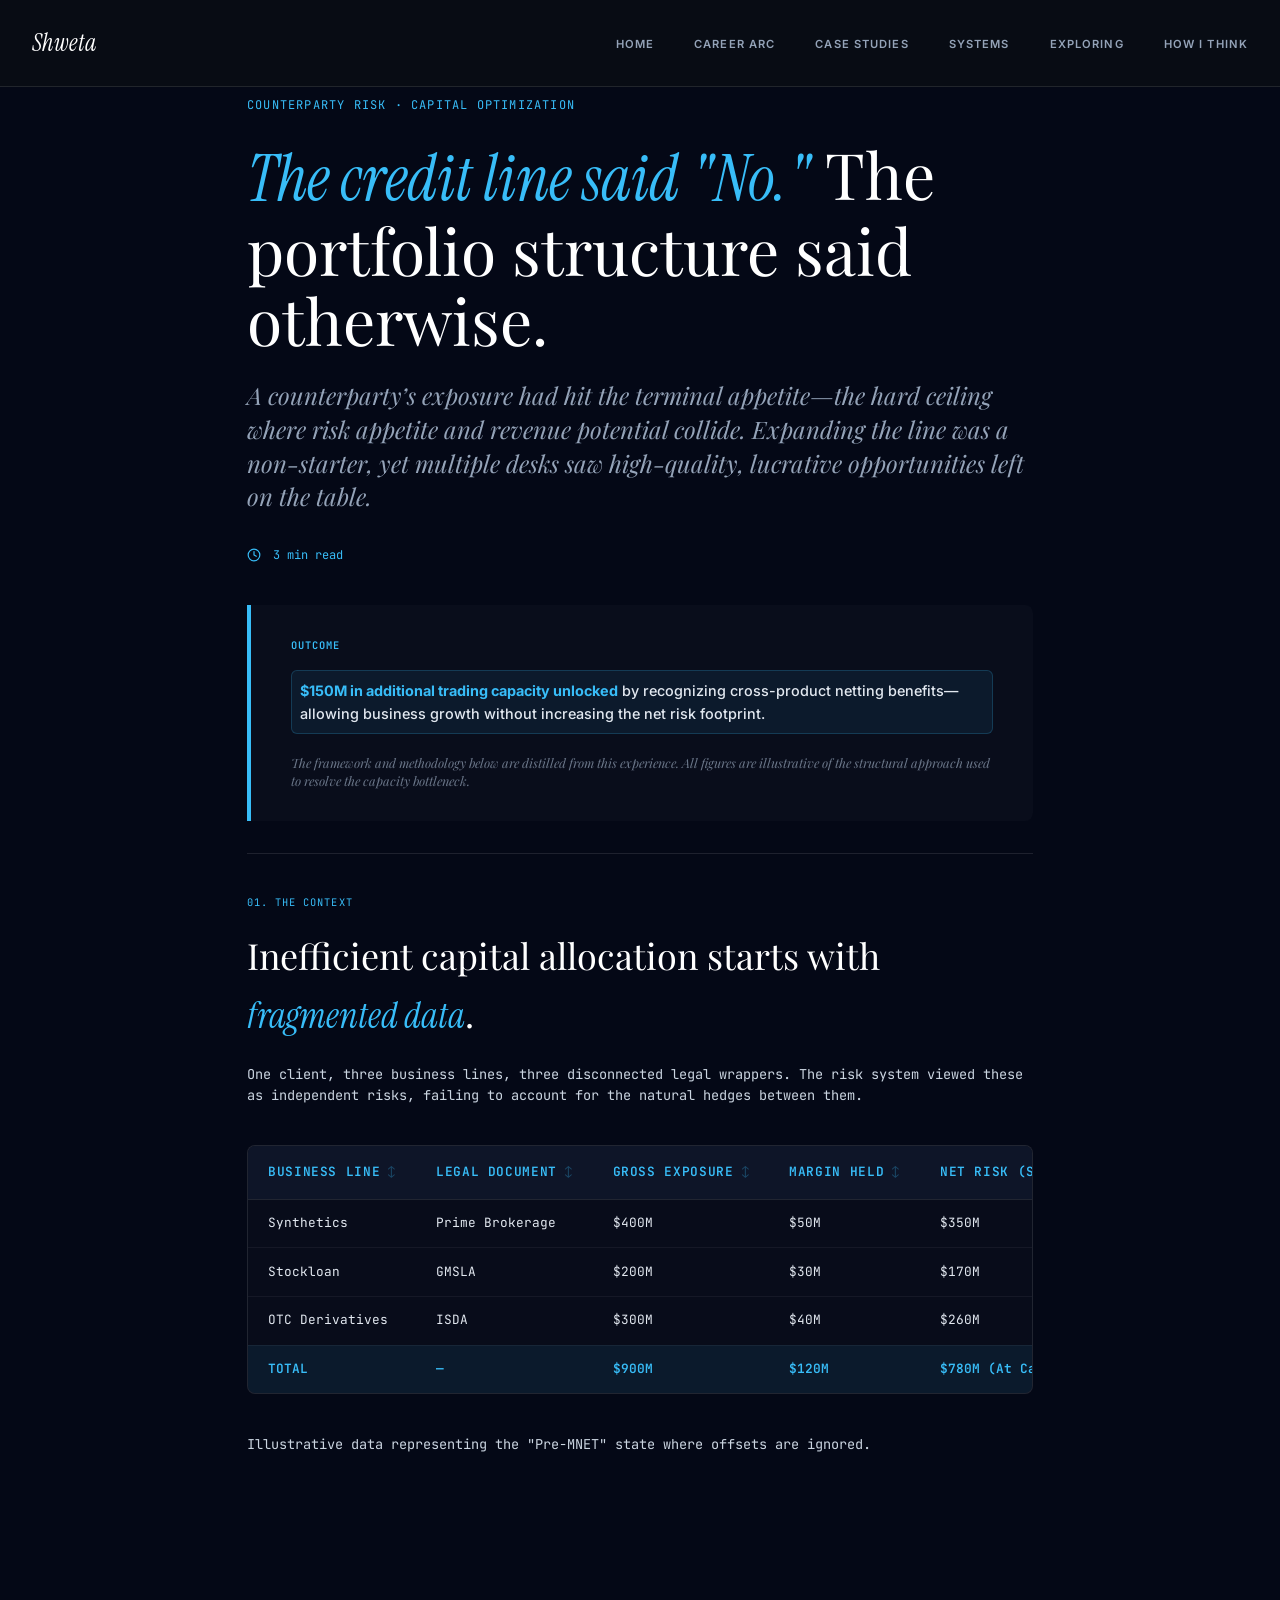
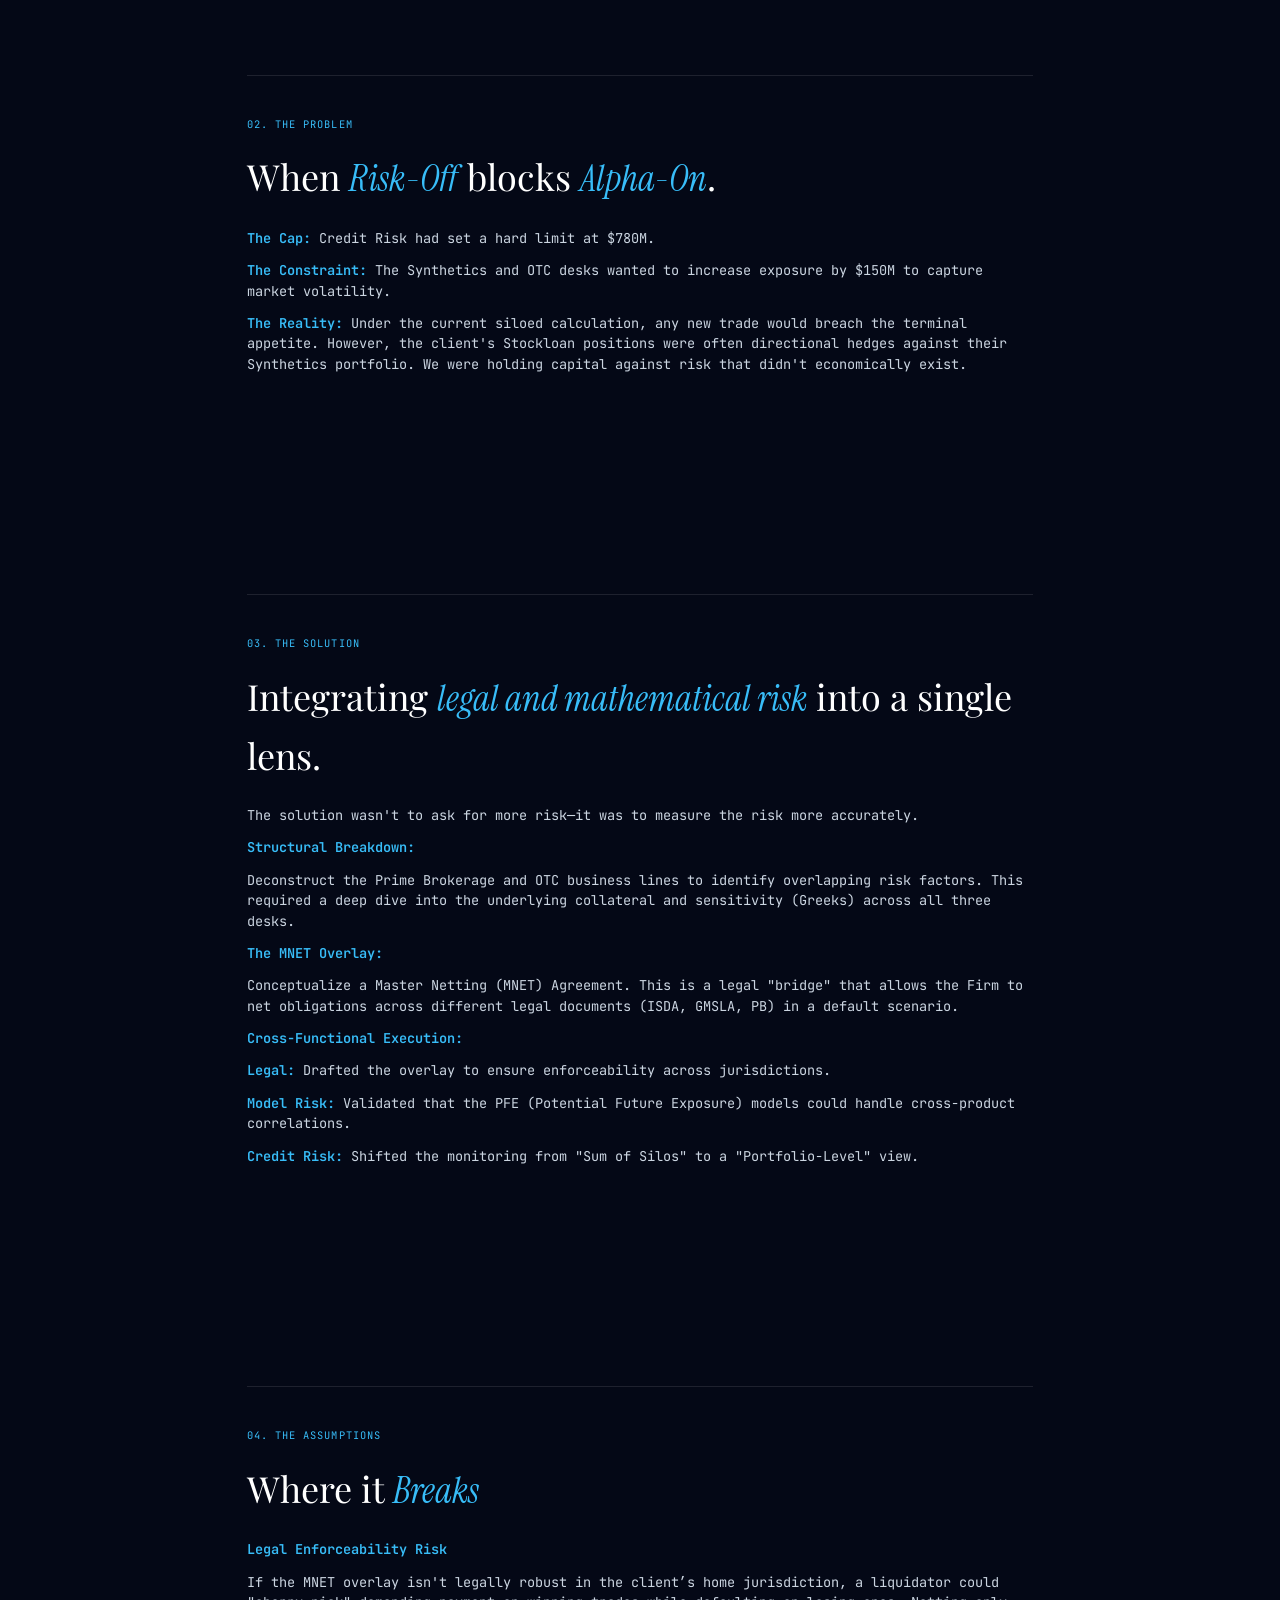
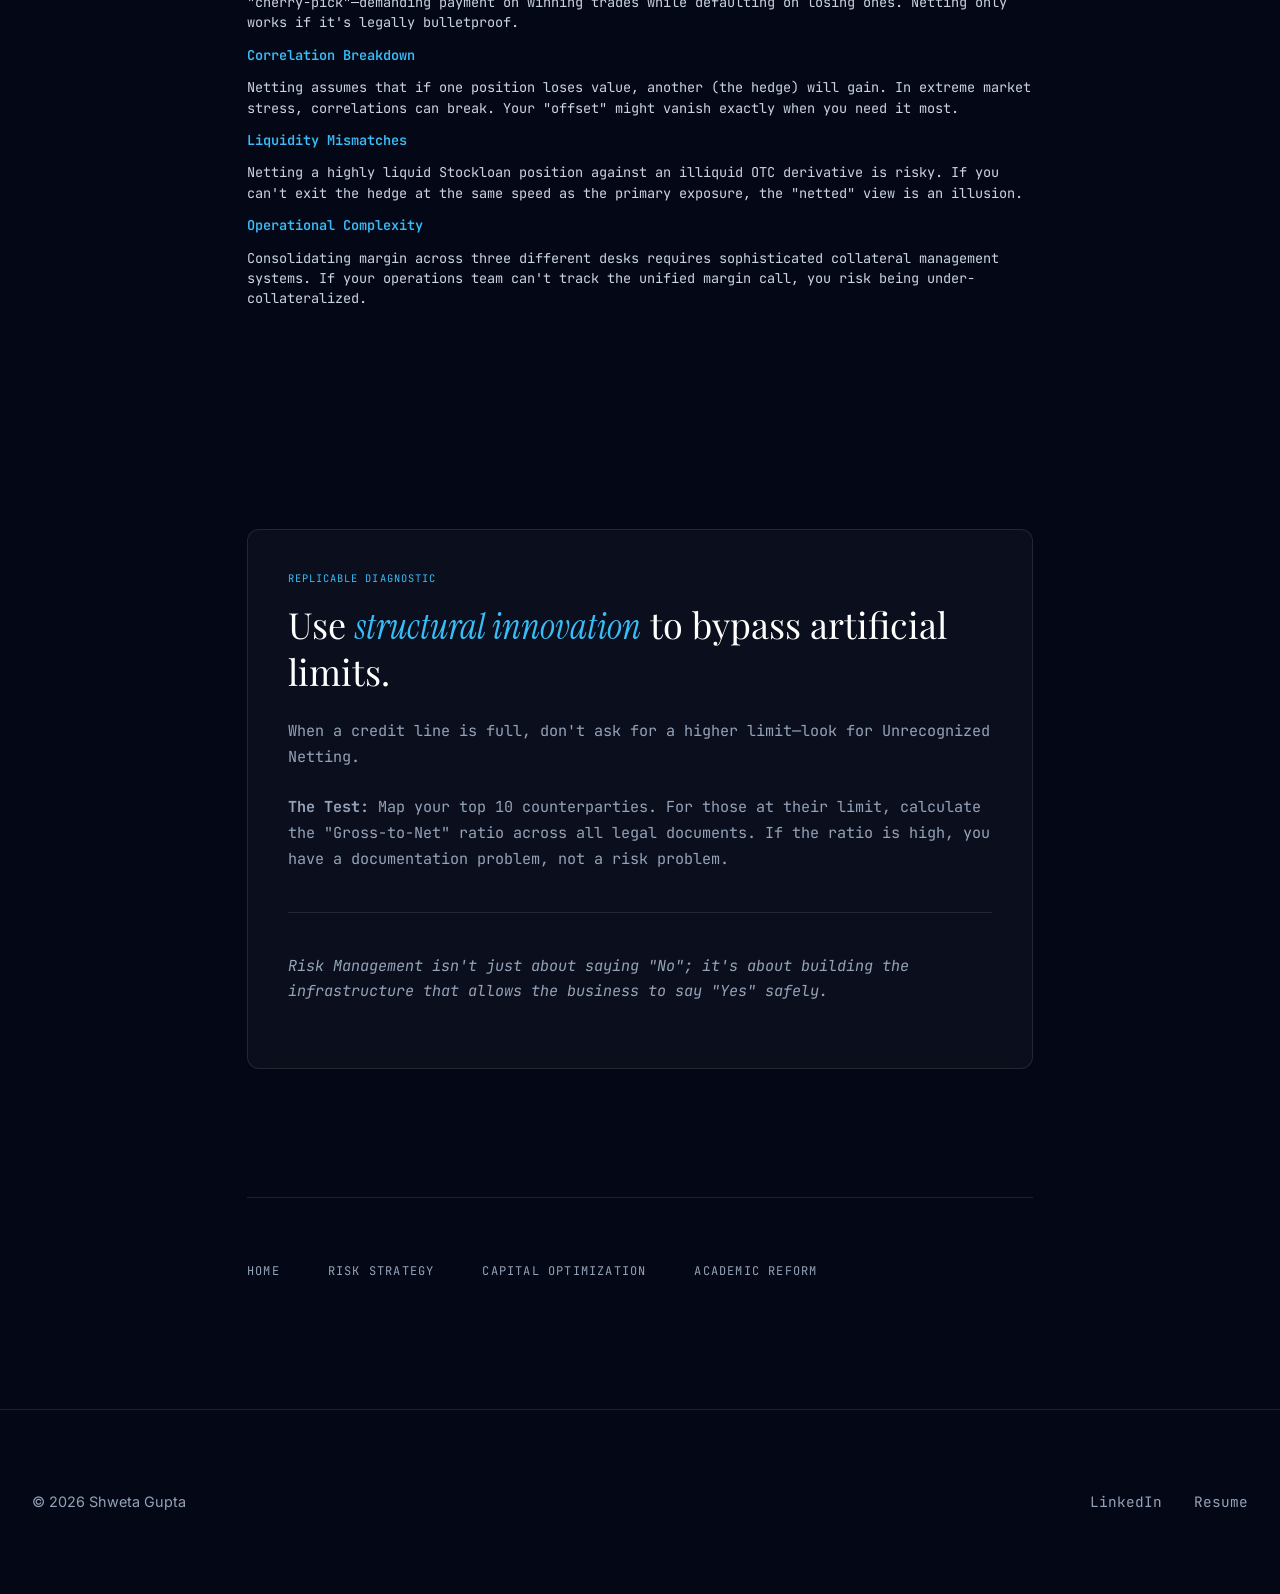
<file: case2.html>
<!DOCTYPE html>
<html lang="en">

<head>
    <meta charset="UTF-8">
    <meta name="viewport" content="width=device-width, initial-scale=1.0">
    <title>Case Study 02 - Capital Optimization</title>
    <link rel="preconnect" href="https://fonts.googleapis.com">
    <link rel="preconnect" href="https://fonts.gstatic.com" crossorigin>
    <link
        href="https://fonts.googleapis.com/css2?family=IBM+Plex+Serif:wght@300&family=Instrument+Serif:ital@0;1&family=Inter:wght@400;500;600&family=JetBrains+Mono:wght@400;500&family=Space+Mono:wght@400;700&display=swap"
        rel="stylesheet">
    <link href="https://fonts.googleapis.com/css2?family=Playfair+Display:ital,wght@0,200..900;1,200..900&display=swap"
        rel="stylesheet">
    <link rel="stylesheet" href="style.css">
</head>

<body>
    <nav>
        <div class="nav-container">
            <a href="index.html" class="logo">Shweta</a>
            <button class="hamburger" id="hamburger-toggle" aria-label="Toggle navigation">
                <span></span>
                <span></span>
                <span></span>
            </button>
            <ul class="nav-links" id="nav-links-container">
                <li><a href="index.html">HOME</a></li>
                <li><a href="index.html#career">CAREER ARC</a></li>
                <li><a href="index.html#diagnosed">CASE STUDIES</a></li>
                <li><a href="index.html#solved">SYSTEMS</a></li>
                <li><a href="index.html#exploring">EXPLORING</a></li>
                <li><a href="index.html#how">HOW I THINK</a></li>
            </ul>
        </div>
    </nav>

    <main class="article-container">
        <header class="article-header">
            <span class="article-tags">COUNTERPARTY RISK · CAPITAL OPTIMIZATION</span>
            <h1><em>The credit line said "No."</em> The portfolio structure said otherwise.</h1>
            <p class="article-tagline">A counterparty’s exposure had hit the terminal appetite—the hard ceiling where
                risk appetite and revenue potential collide. Expanding the line was a non-starter, yet multiple desks
                saw high-quality, lucrative opportunities left on the table.</p>
            <div class="article-meta">
                <svg viewBox="0 0 24 24" fill="none" stroke="currentColor" stroke-width="2" stroke-linecap="round"
                    stroke-linejoin="round">
                    <circle cx="12" cy="12" r="10"></circle>
                    <polyline points="12 6 12 12 16 14"></polyline>
                </svg>
                <span>3 min read</span>
            </div>
        </header>

        <section class="outcome-box">
            <span class="outcome-label">OUTCOME</span>
            <div class="outcome-highlight">
                <p><strong>$150M in additional trading capacity unlocked</strong> by recognizing cross-product netting
                    benefits—allowing business growth without increasing the net risk footprint.
                </p>
            </div>
            <p class="outcome-subtext">The framework and methodology below are distilled from this experience. All
                figures are illustrative of the structural approach used to resolve the capacity bottleneck.</p>
        </section>

        <section class="article-section">
            <span class="section-mono-label">01. THE CONTEXT</span>
            <h2>Inefficient capital allocation starts with <em>fragmented data</em>.</h2>
            <p>One client, three business lines, three disconnected legal wrappers. The risk system viewed these as
                independent risks, failing to account for the natural hedges between them.</p>

            <div class="risk-table-wrapper">
                <table class="risk-table">
                    <thead>
                        <tr>
                            <th onclick="sortTable(0)">Business Line</th>
                            <th onclick="sortTable(1)">Legal Document</th>
                            <th onclick="sortTable(2)">Gross Exposure</th>
                            <th onclick="sortTable(3)">Margin Held</th>
                            <th onclick="sortTable(4)">Net Risk (Siloed)</th>
                        </tr>
                    </thead>
                    <tbody>
                        <tr>
                            <td>Synthetics</td>
                            <td>Prime Brokerage</td>
                            <td>$400M</td>
                            <td>$50M</td>
                            <td>$350M</td>
                        </tr>
                        <tr>
                            <td>Stockloan</td>
                            <td>GMSLA</td>
                            <td>$200M</td>
                            <td>$30M</td>
                            <td>$170M</td>
                        </tr>
                        <tr>
                            <td>OTC Derivatives</td>
                            <td>ISDA</td>
                            <td>$300M</td>
                            <td>$40M</td>
                            <td>$260M</td>
                        </tr>
                        <tr class="total-row">
                            <td>TOTAL</td>
                            <td>—</td>
                            <td>$900M</td>
                            <td>$120M</td>
                            <td>$780M (At Cap)</td>
                        </tr>
                    </tbody>
                </table>
            </div>

            <p>Illustrative data representing the "Pre-MNET" state where offsets are ignored.</p>
        </section>

        <section class="article-section">
            <span class="section-mono-label">02. THE PROBLEM</span>
            <h2>When <em>Risk-Off</em> blocks <em>Alpha-On</em>.</h2>
            <p><strong>The Cap:</strong> Credit Risk had set a hard limit at $780M.</p>

            <!-- <p><strong>The Conflict:</strong> To get to Full Reval, the engine had to stop being a passive consumer and
                start being an
                active participant.</p> -->

            <p><strong>The Constraint:</strong> The Synthetics and OTC desks wanted to increase exposure by $150M to
                capture market volatility.</p>

            <p><strong>The Reality:</strong> Under the current siloed calculation, any new trade would breach the
                terminal appetite. However, the client's Stockloan positions were often directional hedges against their
                Synthetics portfolio. We were holding capital against risk that didn't economically exist.</p>
        </section>

        <section class="article-section">
            <span class="section-mono-label">03. THE SOLUTION</span>
            <h2>Integrating <em>legal and mathematical risk</em> into a single lens.</h2>
            <p>The solution wasn't to ask for more risk—it was to measure the risk more accurately.</p>

            <p><strong>Structural Breakdown:</strong></p>
            <p>Deconstruct the Prime Brokerage and OTC business lines to identify overlapping risk factors. This
                required a deep dive into the underlying collateral and sensitivity (Greeks) across all three desks.</p>

            <p><strong>The MNET Overlay:</strong></p>
            <p>Conceptualize a Master Netting (MNET) Agreement. This is a legal "bridge" that allows the Firm to net
                obligations across different legal documents (ISDA, GMSLA, PB) in a default scenario.</p>

            <p><strong>Cross-Functional Execution:</strong></p>
            <p><strong>Legal: </strong>Drafted the overlay to ensure enforceability across jurisdictions.</p>
            <p><strong>Model Risk: </strong>Validated that the PFE (Potential Future Exposure) models could handle
                cross-product correlations.</p>
            <p><strong>Credit Risk: </strong>Shifted the monitoring from "Sum of Silos" to a "Portfolio-Level" view.</p>

        </section>

        <section class="article-section">
            <span class="section-mono-label">04. THE ASSUMPTIONS</span>
            <h2>Where it <em>Breaks</em></h2>
            <p><strong>Legal Enforceability Risk</strong></p>
            <p>If the MNET overlay isn't legally robust in the client’s home jurisdiction, a liquidator could
                "cherry-pick"—demanding payment on winning trades while defaulting on losing ones. Netting only works if
                it's legally bulletproof.</p>
            <p> </p>
            <p><strong>Correlation Breakdown</strong></p>
            <p>Netting assumes that if one position loses value, another (the hedge) will gain. In extreme market
                stress, correlations can break. Your "offset" might vanish exactly when you need it most.</p>
            <p> </p>
            <p><strong>Liquidity Mismatches</strong></p>
            <p>Netting a highly liquid Stockloan position against an illiquid OTC derivative is risky. If you can't exit
                the hedge at the same speed as the primary exposure, the "netted" view is an illusion.</p>
            <p> </p>
            <p><strong>Operational Complexity</strong></p>
            <p>Consolidating margin across three different desks requires sophisticated collateral management systems.
                If your operations team can't track the unified margin call, you risk being under-collateralized.</p>
        </section>

        <div class="diagnostic-box">
            <span class="section-mono-label">REPLICABLE DIAGNOSTIC</span>
            <h3>Use <em>structural innovation</em> to bypass artificial limits.</h3>
            <p>When a credit line is full, don't ask for a higher limit—look for Unrecognized Netting.</p>

            <p><strong>The Test:</strong> Map your top 10 counterparties. For those at their limit, calculate the
                "Gross-to-Net" ratio
                across all legal documents. If the ratio is high, you have a documentation problem, not a risk problem.
            </p>
            <div class="diagnostic-divider"></div>
            <p class="diagnostic-footer">Risk Management isn't just about saying "No"; it's about building the
                infrastructure that allows the business to say "Yes" safely.</p>
        </div>

        <footer class="case-footer-nav">
            <div class="footer-nav-links">
                <a href="index.html">HOME</a>
                <a href="case1.html">RISK STRATEGY</a>
                <a href="case2.html" class="active">CAPITAL OPTIMIZATION</a>
                <a href="case3.html">ACADEMIC REFORM</a>
            </div>
        </footer>
    </main>

    <footer>
        <div class="container footer-content">
            <p>© 2026 Shweta Gupta</p>
            <div class="footer-links">
                <a href="https://www.linkedin.com/in/shwetagupta1911/" target="_blank">LinkedIn</a>
                <a href="https://drive.google.com/file/d/1JI1RJRkCQ41tu53hZUmBy1uWU3J_yPUE/view?usp=sharing" target="_blank">Resume</a>
            </div>
        </div>
    </footer>

    <script src="script.js"></script>
</body>

</html>
</file>
<file: style.css>
:root {
    --bg-color: #040816;
    --text-primary: #ffffff;
    --text-secondary: #94a3b8;
    --accent-color: #38bdf8;
    --border-color: rgba(255, 255, 255, 0.1);
    --card-bg: #111827;
    --font-serif: 'Instrument Serif', serif;
    --font-sans: 'Inter', sans-serif;
    --font-mono: 'JetBrains Mono', monospace;
}

* {
    margin: 0;
    padding: 0;
    box-sizing: border-box;
}

body {
    background-color: var(--bg-color);
    color: var(--text-primary);
    font-family: var(--font-sans);
    line-height: 1.6;
    overflow-x: hidden;
}

a {
    color: inherit;
    text-decoration: none;
    transition: 0.3s;
}

ul {
    list-style: none;
}

em {
    font-family: var(--font-serif);
    font-style: italic;
    color: var(--accent-color);
}

.container {
    max-width: 1400px;
    margin: 0 auto;
    padding: 0 2rem;
}

.mono {
    font-family: var(--font-mono);
    font-size: 0.65rem;
    /* Reduced from 0.75rem */
    text-transform: uppercase;
    letter-spacing: 0.15em;
    color: var(--accent-color);
}

/* Nav */
nav {
    position: fixed;
    top: 0;
    width: 100%;
    z-index: 9999;
    background: rgba(11, 14, 20, 0.8);
    backdrop-filter: blur(10px);
    border-bottom: 1px solid var(--border-color);
    pointer-events: auto;
}

.nav-container {
    display: flex;
    justify-content: space-between;
    align-items: center;
    padding: 1.5rem 2rem;
}

.logo {
    font-family: var(--font-serif);
    font-size: 1.5rem;
    font-weight: 500;
    font-style: italic;
    letter-spacing: 0.02em;
}

.nav-links {
    display: flex;
    gap: 2.5rem;
}

.nav-links a {
    font-size: 0.7rem;
    font-weight: 600;
    letter-spacing: 0.1em;
    color: var(--text-secondary);
}

.nav-links a:hover {
    color: var(--text-primary);
}

/* Hamburger Menu Icon */
.hamburger {
    display: none;
    flex-direction: column;
    justify-content: space-between;
    width: 30px;
    height: 20px;
    background: transparent;
    border: none;
    cursor: pointer;
    padding: 0;
    z-index: 10001;
}

.hamburger span {
    width: 100%;
    height: 2px;
    background-color: var(--text-primary);
    transition: all 0.3s ease-in-out;
}

/* Hamburger Animation */
.hamburger.active span:nth-child(1) {
    transform: translateY(9px) rotate(45deg);
}

.hamburger.active span:nth-child(2) {
    opacity: 0;
}

.hamburger.active span:nth-child(3) {
    transform: translateY(-9px) rotate(-45deg);
}

/* Sections */
section {
    min-height: 100vh;
    display: flex;
    flex-direction: column;
    justify-content: center;
    padding: 10rem 0;
}

#career {
    scroll-margin-top: 80px;
}

#diagnosed {
    scroll-margin-top: 100px;
}

#solved {
    scroll-margin-top: 60px;
}

#exploring {
    scroll-margin-top: 100px;
    /* padding-top: 15rem; */
    padding-bottom: 15rem;
}

#how {
    scroll-margin-top: 100px;
}

.section-label {
    font-family: var(--font-mono);
    font-size: 0.75rem;
    color: var(--accent-color);
    margin-bottom: 1rem;
}

.section-title {
    font-family: var(--font-serif);
    font-size: 4.5rem;
    line-height: 1.1;
    margin-bottom: 1.5rem;
    font-weight: 500;
}

.section-subtitle {
    font-family: var(--font-mono);
    font-size: 0.85rem;
    color: var(--text-secondary);
    letter-spacing: -0.02em;
    margin-bottom: 2rem;
    /* max-width: 600px; */
}

/* Hero */
#hero {
    height: 100vh;
    display: flex;
    align-items: center;
    border-bottom: 1px solid var(--border-color);
}

.hero-content {
    display: flex;
    flex-direction: column;
}

.hero-content .tagline {
    font-family: var(--font-mono);
    font-size: 0.8rem;
    font-weight: 500;
    letter-spacing: 0.15em;
    text-transform: uppercase;
    color: var(--accent-color);
    margin-bottom: 2rem;
    display: block;
}

.hero-content h1 {
    font-family: var(--font-serif);
    font-size: 7.8rem;
    font-style: italic;
    line-height: 0.9;
    letter-spacing: 0.02em;
    margin-bottom: 1rem;
}

.hero-subtitle {
    font-family: 'Playfair Display', serif;
    font-size: 1.7rem;
    font-weight: 200;
    line-height: 1.5;
    color: var(--text-primary);
    margin-bottom: 1.5rem;
    white-space: nowrap;
}

.hero-subtitle .highlight-blue {
    color: var(--accent-color);
    font-style: italic;
}

/* Hero highlights added in Turn 11, keeping them as they weren't part of Turn 13 tweaks they dislike */
.hero-highlights {
    max-width: none;
    margin-bottom: 3.5rem;
    color: var(--text-secondary);
}

.hero-highlights p {
    font-family: var(--font-mono);
    font-size: 1.15rem;
    font-weight: 400;
    letter-spacing: -0.02em;
    margin-bottom: 0.5rem;
    white-space: nowrap;
}

.hero-actions {
    display: flex;
    gap: 1.5rem;
}

.btn {
    font-family: var(--font-mono);
    padding: 1rem 1.5rem;
    font-size: 0.9rem;
    font-weight: 500;
    letter-spacing: -0.01em;
    border-radius: 4px;
    display: inline-block;
    text-transform: uppercase;
}

.btn-primary {
    background: var(--accent-color);
    color: #000;
}

.btn-secondary {
    border: 1px solid var(--border-color);
}

/* Horizontal Zigzag Timeline */
.timeline-wrapper {
    position: relative;
    padding: 5rem 0;
    overflow-x: auto;
    scrollbar-width: none;
}

.timeline-axis {
    position: absolute;
    top: 50%;
    left: 0;
    right: 0;
    height: 1px;
    background: var(--border-color);
    z-index: 0;
}

.horizontal-zigzag {
    display: flex;
    align-items: center;
    padding: 0 0rem;
    min-width: max-content;
    position: relative;
    min-height: 500px;
}

.chapter-card {
    width: 320px;
    background: rgba(255, 255, 255, 0.03);
    backdrop-filter: blur(12px);
    border: 1px solid rgba(255, 255, 255, 0.1);
    padding: 1.25rem 1.25rem 0.75rem 1.25rem;
    border-radius: 8px;
    position: relative;
    z-index: 1;
    display: flex;
    flex-direction: column;
    margin-left: 18px;
    /* Negative overlap */
    transition: z-index 0s, box-shadow 0.2s;
}

.chapter-card:first-child {
    margin-left: 0;
    /* No overlap on the first card */
}

.chapter-card:hover {
    z-index: 10;
    box-shadow: 0 0 24px rgba(56, 189, 248, 0.15);
    border-color: var(--accent-color);
}

.zigzag-top {
    transform: translateY(calc(-50% - 60px));
    /* Reduced from 120px */
}

.zigzag-bottom {
    transform: translateY(calc(50% + 60px));
}

/* Connector Stems */
.chapter-card::before {
    content: '';
    position: absolute;
    width: 1px;
    background: var(--border-color);
    left: 50%;
    z-index: -1;
}

.zigzag-top::before {
    top: 100%;
    height: 60px;
}

.zigzag-bottom::before {
    bottom: 100%;
    height: 60px;
}

.timeline-dot {
    position: absolute;
    width: 12px;
    height: 12px;
    background: var(--accent-color);
    border-radius: 50%;
    left: 50%;
    z-index: 2;
}

.zigzag-top .timeline-dot {
    bottom: -66px;
    /* 60px gap + 6px (half dot) */
    transform: translateX(-50%);
}

.zigzag-bottom .timeline-dot {
    top: -66px;
    transform: translateX(-50%);
}

.date-tile {
    position: absolute;
    top: 0.6rem;
    right: 0.6rem;
    font-family: var(--font-mono);
    font-size: 0.5rem;
    color: var(--accent-color);
    background: rgba(56, 189, 248, 0.1);
    padding: 0.3rem 0.6rem;
    border-radius: 4px;
}

.chapter-num {
    font-family: var(--font-mono);
    font-size: 0.7rem;
    color: var(--text-secondary);
    margin-bottom: 0.1rem;
    display: block;
}

.chapter-card h3 {
    font-family: 'Playfair Display', serif;
    font-weight: 400;
    font-size: 1.3rem;
    margin-bottom: 0.2rem;
    color: var(--text-primary);
}

.chapter-card .subtitle {
    font-family: var(--font-mono);
    font-size: 0.7rem;
    /* Even smaller for hierarchy */
    color: #60a5fa;
    /* Blue */
    margin-bottom: 0.8rem;
    display: block;
    text-transform: uppercase;
    letter-spacing: 0.05em;
    opacity: 0.8;
    /* Muted to let h3/body shine */
}

.chapter-card .desc {
    font-family: var(--font-mono);
    font-size: 0.7rem;
    color: var(--text-primary);
    /* Made more visible than subtitle */
    letter-spacing: -0.01em;
    margin-bottom: 1rem;
    line-height: 1.5;
}

.chapter-card .tags {
    font-family: var(--font-mono);
    display: flex;
    flex-wrap: wrap;
    gap: 0.6rem;
    margin-top: auto;
    padding-top: 1rem;
}

.chapter-card .tags span {
    border: 1px solid var(--border-color);
    padding: 0.3rem 0.6rem;
    font-size: 0.54rem;
    border-radius: 4px;
    color: var(--accent-color);
}

/* Case list */
.case-item {
    display: flex;
    gap: 2rem;
    padding: 2.5rem 1.5rem;
    border-bottom: 1px solid var(--border-color);
    transition: all 0.3s ease;
    border-radius: 8px;
    margin: 0 -1.5rem;
    border: 1px solid transparent;
}

.case-item:hover {
    background: rgba(255, 255, 255, 0.03);
    backdrop-filter: blur(12px);
    transform: translateX(12px);
    box-shadow: inset 0 0 0 1px var(--accent-color), 0 0 24px rgba(56, 189, 248, 0.1);
    z-index: 10;
    position: relative;
    border-bottom-color: transparent;
}

.case-num {
    font-family: var(--font-serif);
    font-size: 4rem;
    color: var(--text-secondary);
    opacity: 0.5;
}

.case-meta {
    font-family: var(--font-mono);
    font-size: 0.7rem;
    color: var(--accent-color);
    /* margin-bottom: 1rem; */
}

.case-item h3 {
    font-family: 'Playfair Display', serif;
    font-weight: 200;
    font-size: 2.5rem;
    /* margin-bottom: 1rem; */
}

.case-desc {
    font-family: var(--font-mono);
    font-size: 0.9rem;
    max-width: 800px;
    color: #cbd5e1;
}

.read-link {
    display: inline-block;
    font-family: var(--font-mono);
    font-size: 0.7rem;
    margin-top: 1.5rem;
    color: var(--accent-color);
}

/* Systems */
.systems-grid {
    display: grid;
    grid-template-columns: 1fr 1fr;
    gap: 4rem;
}

.system-block {
    background: rgba(255, 255, 255, 0.03);
    backdrop-filter: blur(12px);
    border: 1px solid rgba(255, 255, 255, 0.1);
    border-radius: 12px;
    padding: 2rem;
    display: flex;
    flex-direction: column;
    transition: 0.3s;
    position: relative;
}

.system-block:hover {
    border-color: var(--accent-color);
    box-shadow: 0 0 24px rgba(56, 189, 248, 0.1);
    transform: translateY(-4px);
}

.mockup-img {
    aspect-ratio: 1881 / 1092;
    background: #1e293b;
    border-radius: 8px;
    margin-bottom: 2rem;
    display: block;
    border: 1px solid var(--border-color);
    overflow: hidden;
    width: 110%;
    /* Increase placeholder size slightly as permitted */
    margin-left: -5%;
    /* Center the overflow */
}

.mockup-gif {
    width: 100%;
    height: 100%;
    object-fit: contain;
}

.progress-container {
    position: absolute;
    bottom: 0;
    left: 0;
    width: 100%;
    height: 3px;
    background: rgba(255, 255, 255, 0.1);
    z-index: 5;
    opacity: 0;
    transition: opacity 0.3s ease;
}

.progress-bar {
    height: 100%;
    width: 0%;
    background: var(--accent-color);
    box-shadow: 0 0 12px var(--accent-color);
}

.mockup:hover .progress-container {
    opacity: 1;
}

@keyframes progress-fill {
    from {
        width: 0%;
    }

    to {
        width: 100%;
    }
}

.progress-bar.active {
    animation: progress-fill 30s linear forwards;
}

.system-info h3 {
    font-family: 'Playfair Display', serif;
    font-size: 2rem;
    margin-bottom: 1rem;
}

.system-info p {
    font-family: var(--font-mono);
    font-size: 0.85rem;
    color: var(--text-secondary);
}

.exploring-grid {
    display: grid;
    grid-template-columns: 1fr 1fr;
    gap: 0;
    max-width: 100%;
    margin: 5rem auto;
    border: 1px solid var(--border-color);
    border-radius: 8px;
    /* Removed overflow:hidden to allow drop shadow escapes */
}

.exploring-grid .step {
    background: rgba(255, 255, 255, 0.03);
    backdrop-filter: blur(12px);
    padding: 2.5rem 2rem;
    /* Increased padding */
    display: flex;
    flex-direction: column;
    justify-content: flex-start;
    position: relative;
    transition: 0.3s;
    border-right: 1px solid var(--border-color);
    border-bottom: 1px solid var(--border-color);
}

/* Hardcode interior corner radiuses since container no longer clips */
.exploring-grid .step:nth-child(1) {
    border-top-left-radius: 8px;
}

.exploring-grid .step:nth-child(2) {
    border-top-right-radius: 8px;
}

.exploring-grid .step:nth-child(3) {
    border-bottom-left-radius: 8px;
}

.exploring-grid .step:nth-child(4) {
    border-bottom-right-radius: 8px;
}


/* Remove right border for the right column */
.exploring-grid .step:nth-child(2n) {
    border-right: none;
}

/* Remove bottom border for the bottom row */
.exploring-grid .step:nth-last-child(-n+2) {
    border-bottom: none;
}

.exploring-grid .step-num {
    position: static;
    display: block;
    margin-bottom: 0.75rem;
}

.exploring-grid .step h3 {
    font-family: 'Playfair Display', serif;
    font-weight: 200;
    font-size: 1.75rem;
    margin-bottom: 0.75rem;
}

.exploring-grid .step p {
    font-family: var(--font-mono);
    font-size: 0.75rem;
    color: var(--text-secondary);
    line-height: 1.5;
}

/* How I Think - Sequence Layout */
.cyclic-grid {
    display: grid;
    grid-template-columns: repeat(4, 1fr);
    gap: 2.5rem;
    max-width: 100%;
    margin: 5rem 0;
}

.cyclic-grid .step {
    background: rgba(255, 255, 255, 0.03);
    backdrop-filter: blur(12px);
    border: 1px solid rgba(255, 255, 255, 0.1);
    padding: 1rem;
    border-radius: 8px;
    display: flex;
    flex-direction: column;
    justify-content: flex-start;
    position: relative;
    transition: 0.3s;
}

/* Connectors */
.cyclic-grid .step:not(:last-child)::after {
    content: '';
    position: absolute;
    top: 50%;
    right: -2.5rem;
    /* Matches the grid gap */
    width: 2.5rem;
    /* Matches the grid gap */
    border-top: 2px dotted var(--border-color);
    transform: translateY(-50%);
    z-index: 1;
}

.cyclic-grid .step:not(:last-child)::before {
    content: '';
    position: absolute;
    top: 50%;
    right: -2.5rem;
    /* Point sits at the exact start of the next tile */
    width: 8px;
    height: 8px;
    border-top: 2px solid var(--border-color);
    border-right: 2px solid var(--border-color);
    transform: translateY(-50%) translateX(-2px) rotate(45deg);
    z-index: 2;
}

.step-num {
    font-family: var(--font-mono);
    color: var(--accent-color);
    position: static;
    display: block;
    margin-bottom: 0.75rem;
}

.cyclic-grid .step h3 {
    font-family: 'Playfair Display', serif;
    font-weight: 200;
    font-size: 2rem;
    line-height: 1.1;
    margin-bottom: 0.5rem;
}

.cyclic-grid .step p {
    font-family: var(--font-mono);
    font-size: 0.85rem;
    color: var(--text-secondary);
    line-height: 1.5;
}

/* Footer */
footer {
    padding: 5rem 0;
    border-top: 1px solid var(--border-color);
}

.footer-content {
    display: flex;
    justify-content: space-between;
    align-items: center;
    color: var(--text-secondary);
    font-size: 0.9rem;
}

.footer-links {
    display: flex;
    gap: 2rem;
}

.footer-links a {
    font-family: var(--font-mono);
    transition: color 0.3s ease;
}

.footer-links a:hover {
    color: var(--accent-color);
}

/* Article Pages */
.article-container {
    max-width: 850px;
    margin: 6rem auto 4rem auto;
    padding: 0 2rem;
}

.article-container section {
    min-height: auto;
    display: block;
}

.article-header {
    margin-bottom: 2.5rem;
}

.article-tags {
    font-family: var(--font-mono);
    font-size: 0.75rem;
    color: var(--accent-color);
    margin-bottom: 1.5rem;
    display: block;
    letter-spacing: 0.1em;
}

.article-header h1 {
    font-family: 'Playfair Display', serif;
    font-weight: 200;
    font-size: 4rem;
    line-height: 1.1;
    margin-bottom: 1.5rem;
    color: var(--text-primary);
}

.article-tagline {
    font-family: 'Playfair Display', serif;
    font-weight: 200;
    font-style: italic;
    font-size: 1.5rem;
    color: var(--text-secondary);
    margin-bottom: 2rem;
    line-height: 1.4;
}

.article-meta {
    display: flex;
    align-items: center;
    gap: 0.75rem;
    font-family: var(--font-mono);
    font-size: 0.75rem;
    color: var(--accent-color);
}

.article-meta svg {
    width: 14px;
    height: 14px;
}

/* Outcome Box */
.outcome-box {
    background: rgba(255, 255, 255, 0.02);
    border-left: 4px solid var(--accent-color);
    padding: 2rem 2.5rem;
    margin-bottom: 2rem;
    border-radius: 0 8px 8px 0;
}

.outcome-label {
    font-family: var(--font-mono);
    font-size: 0.65rem;
    color: var(--accent-color);
    margin-bottom: 1rem;
    display: block;
    letter-spacing: 0.1em;
    font-weight: 600;
}

.outcome-highlight {
    background: rgba(56, 189, 248, 0.08);
    border: 1px solid rgba(56, 189, 248, 0.2);
    padding: 0.5rem 0.5rem;
    border-radius: 6px;
    margin-bottom: 1.25rem;
}

.outcome-highlight p {
    font-family: var(--font-sans);
    font-weight: 500;
    font-size: 0.9rem;
    line-height: 1.6;
    color: #e2e8f0;
    margin: 0;
}

.outcome-highlight strong {
    color: var(--accent-color);
}

.outcome-subtext {
    /* font-family: var(--font-serif); */
    font-family: 'Playfair Display', serif;
    font-weight: 300;
    font-style: italic;
    font-size: 0.8rem;
    color: var(--text-secondary);
    line-height: 1.4;
    opacity: 0.7;
    margin: 0;
}

/* Interactive Risk Table */
.risk-table-wrapper {
    margin: 2.5rem 0;
    background: rgba(255, 255, 255, 0.02);
    border: 1px solid var(--border-color);
    border-radius: 8px;
    overflow: hidden;
    overflow-x: auto;
    position: relative;
    -webkit-overflow-scrolling: touch;
}

.risk-table {
    width: 100%;
    border-collapse: collapse;
    font-family: var(--font-mono);
    font-size: 0.8rem;
    text-align: left;
    min-width: 600px;
}

.risk-table th {
    background: rgba(15, 23, 42, 0.95);
    padding: 1rem 1.25rem;
    font-weight: 600;
    color: var(--accent-color);
    text-transform: uppercase;
    letter-spacing: 0.05em;
    border-bottom: 1px solid var(--border-color);
    position: sticky;
    top: 0;
    z-index: 10;
    cursor: pointer;
    transition: background 0.2s ease;
    white-space: nowrap;
}

.risk-table th:hover {
    background: rgba(30, 41, 59, 0.95);
}

.risk-table th::after {
    content: '↕';
    margin-left: 0.5rem;
    opacity: 0.3;
    font-size: 0.7rem;
}

.risk-table td {
    padding: 0.85rem 1.25rem;
    border-bottom: 1px solid rgba(255, 255, 255, 0.05);
    color: #e2e8f0;
    white-space: nowrap;
}

.risk-table tr {
    transition: background 0.2s ease;
}

.risk-table tr:hover:not(.total-row) {
    background: rgba(56, 189, 248, 0.04);
}

.risk-table .total-row {
    background: rgba(56, 189, 248, 0.08);
    font-weight: 600;
}

.risk-table .total-row td {
    color: var(--accent-color);
    border-top: 1px solid rgba(56, 189, 248, 0.3);
}

.risk-table tr:last-child td {
    border-bottom: none;
}

/* Article Sections */
.article-section {
    border-top: 1px solid var(--border-color);
    padding-top: 2.5rem;
    margin-bottom: 3rem;
}

.section-mono-label {
    font-family: var(--font-mono);
    font-size: 0.65rem;
    color: var(--accent-color);
    margin-bottom: 1rem;
    display: block;
    letter-spacing: 0.1em;
}

.article-section h2 {
    font-family: 'Playfair Display', serif;
    font-weight: 200;
    font-size: 2.25rem;
    margin-bottom: 1.25rem;
    color: var(--text-primary);
}

.article-section p {
    font-family: var(--font-mono);
    font-size: 0.85rem;
    color: #cbd5e1;
    line-height: 1.5;
    margin: 0 0 0.75rem 0;
}

.article-section p strong {
    color: var(--accent-color);
    font-weight: 600;
}

/* Diagnostic Dialog Box */
.diagnostic-box {
    background: rgba(255, 255, 255, 0.03);
    backdrop-filter: blur(12px);
    border: 1px solid rgba(255, 255, 255, 0.1);
    border-radius: 12px;
    padding: 2.5rem;
    margin-top: 3rem;
    margin-bottom: 3rem;
}

.diagnostic-box h3 {
    font-family: 'Playfair Display', serif;
    font-weight: 200;
    font-size: 2.25rem;
    color: var(--text-primary);
    margin-bottom: 1.5rem;
    line-height: 1.25;
}

.diagnostic-box p {
    font-family: var(--font-mono);
    font-size: 0.95rem;
    color: var(--text-secondary);
    line-height: 1.7;
    margin-bottom: 1.5rem;
}

.diagnostic-divider {
    border-top: 1px solid var(--border-color);
    margin: 2.5rem 0;
}

.diagnostic-footer {
    font-family: var(--font-serif);
    font-style: italic;
    font-size: 1rem;
    line-height: 1.5;
    color: #e2e8f0;
}

/* Case Navigation Footer */
.case-footer-nav {
    border-top: 1px solid var(--border-color);
    padding: 4rem 0;
    margin-top: 8rem;
    display: flex;
    justify-content: space-between;
    align-items: center;
}

.footer-nav-links {
    display: flex;
    gap: 3rem;
}

.footer-nav-links a {
    font-family: var(--font-mono);
    font-size: 0.75rem;
    color: var(--text-secondary);
    letter-spacing: 0.1em;
    transition: 0.3s;
}

.footer-nav-links a:hover {
    color: var(--accent-color);
}

@media (max-width: 768px) {

    /* Layout & Global */
    .container {
        padding: 0 1.5rem;
    }

    /* Typography - Fluid */
    h1.name {
        font-size: clamp(3rem, 15vw, 4.5rem);
        margin-bottom: 0.5rem;
    }

    .tagline {
        font-size: 0.7rem !important;
        margin-bottom: 1rem !important;
    }

    .hero-subtitle {
        font-size: clamp(1rem, 4vw, 1.25rem);
        line-height: 1.4;
    }

    .section-title {
        font-size: clamp(1.75rem, 8vw, 2.25rem);
    }

    .huge-title {
        font-size: clamp(1.5rem, 7vw, 2.5rem);
    }

    .section-subtitle {
        margin-bottom: 3.5rem;
        /* Standardized spacing before section content */
        font-size: 0.8rem;
    }

    section {
        padding: 10rem 0;
        /* Restored to 10rem to satisfy 'much more space' request */
        min-height: auto;
    }

    #career,
    #diagnosed {
        margin-top: 4rem;
    }

    #exploring {
        margin-top: 10rem;
        /* Increased to ensure distinct separation from Systems */
    }

    .hero-subtitle,
    .hero-highlights p {
        white-space: normal !important;
    }

    /* Navigation - Hamburger Overhaul */
    .nav-container {
        padding: 0.75rem 1.5rem;
        /* Reduced from 1.25rem */
        flex-direction: row;
        justify-content: space-between;
        align-items: center;
    }

    .logo {
        font-size: 1.25rem;
        /* Reduced from 1.5rem */
    }

    .hamburger {
        display: flex;
    }

    .nav-links {
        position: fixed;
        top: 0;
        right: -100%;
        width: 80%;
        height: 100vh;
        background: rgba(4, 8, 22, 0.98);
        backdrop-filter: blur(20px);
        flex-direction: column;
        justify-content: center;
        align-items: center;
        gap: 2.5rem;
        transition: 0.4s cubic-bezier(0.16, 1, 0.3, 1);
        z-index: 10000;
        border-left: 1px solid var(--border-color);
        box-shadow: -10px 0 30px rgba(0, 0, 0, 0.5);
    }

    .nav-links.active {
        right: 0;
    }

    .nav-links a {
        font-size: 1rem;
        letter-spacing: 0.2em;
    }

    /* Hero */
    .tagline {
        font-size: 0.75rem !important;
        margin-bottom: 1.5rem !important;
        color: var(--accent-color) !important;
    }

    .hero-highlights p {
        font-size: 0.8rem;
        margin-bottom: 0.25rem;
        /* Tighter highlights */
    }

    .hero-actions {
        flex-direction: column;
        width: 100%;
        gap: 0.5rem;
        /* Even tighter gap */
    }

    .btn {
        width: 100%;
        text-align: center;
        justify-content: center;
        padding: 0.75rem 1.25rem;
        /* Smaller padding */
        font-size: 0.75rem;
        /* Smaller font */
    }

    /* Career Arc */
    .chapter-card {
        padding: 1.5rem;
    }

    .chapter-card h3 {
        font-size: 1.25rem;
    }

    /* Case Studies */
    .case-item {
        flex-direction: column;
        gap: 1rem;
        padding: 2rem 1rem;
        margin: 0;
        /* Remove negative margins */
    }

    .case-num {
        font-size: 2.5rem;
        opacity: 0.3;
    }

    .case-item h3 {
        font-size: clamp(1.25rem, 6vw, 1.75rem);
        line-height: 1.2;
    }

    /* Systems Built */
    .system-info h3 {
        font-size: 1.5rem;
    }

    .mockup-img.dashboard-demo {
        width: 100% !important;
        margin: 0 !important;
        border-radius: 8px;
    }

    /* Exploring Section - Padding Fix */
    .exploring-grid {
        margin: 3rem 0;
        border-radius: 12px;
        overflow: hidden;
    }

    .exploring-grid .step {
        padding: 2.5rem 2rem;
        /* Increased padding to match global fix */
        border-right: none;
        border-bottom: 1px solid var(--border-color);
    }

    .exploring-grid .step:last-child {
        border-bottom: none;
    }

    .cyclic-grid {
        grid-template-columns: 1fr;
        gap: 1.5rem;
    }

    .cyclic-grid .step {
        padding: 1.5rem;
    }

    .cyclic-grid .step:not(:last-child)::after {
        display: block;
        content: '↓';
        position: absolute;
        top: 100%;
        /* Position from bottom edge */
        left: 50%;
        transform: translateX(-50%);
        height: 1.5rem;
        /* Match gap */
        line-height: 1.5rem;
        font-size: 1.75rem;
        color: var(--accent-color);
        opacity: 0.7;
        z-index: 10;
        pointer-events: none;
    }

    /* Article Pages Specific */
    .article-header h1 {
        font-size: 2.5rem;
    }

    .article-section h2,
    .diagnostic-box h3 {
        font-size: 1.75rem;
    }

    /* Footer - Reduced Size */
    footer {
        padding: 3rem 0;
    }

    .footer-content {
        flex-direction: column;
        gap: 1.5rem;
        text-align: center;
    }

    .footer-links {
        gap: 1.5rem;
    }

    .case-footer-nav {
        padding: 2rem 0;
        margin-top: 4rem;
        flex-direction: column;
        gap: 2rem;
        text-align: center;
    }

    .footer-nav-links {
        gap: 1.5rem;
    }
}

/* Animations */
.reveal {
    opacity: 0;
    transform: translateY(30px);
    transition: 1s cubic-bezier(0.16, 1, 0.3, 1);
}

/* Card Hover Integrations */
.system-block:hover,
.cyclic-grid .step:hover {
    z-index: 10;
    box-shadow: 0 0 24px rgba(56, 189, 248, 0.15);
    border-color: var(--accent-color);
}

.exploring-grid .step:hover {
    z-index: 10;
    box-shadow: inset 0 0 0 1px var(--accent-color), 0 0 24px rgba(56, 189, 248, 0.15);
}

.reveal.visible {
    opacity: 1;
    transform: translateY(0);
}

@media (max-width: 900px) {
    .timeline-wrapper {
        padding-top: 0;
    }

    .horizontal-zigzag {
        flex-direction: column;
        gap: 2.5rem;
        padding: 2rem 0;
        min-width: auto;
        min-height: auto;
    }

    .chapter-card {
        width: 100%;
        margin-left: 0;
        transform: none;
    }

    .chapter-card::before,
    .timeline-dot {
        display: none;
    }

    .systems-grid,
    .exploring-grid {
        grid-template-columns: 1fr;
        gap: 2rem;
    }

    .exploring-grid .step {
        border-right: none;
        border-bottom: 1px solid var(--border-color);
        padding: 2.5rem 2rem;
    }

    .exploring-grid .step:last-child {
        border-bottom: none;
    }

    .flowchart-wrapper {
        padding: 1rem;
    }
}

/* Flowchart Component */
.flowchart-wrapper {
    margin: 2.5rem 0;
    padding: 2.5rem;
    background: rgba(2, 6, 23, 0.4);
    border: 1px solid var(--border-color);
    border-radius: 12px;
    overflow-x: auto;
    display: flex;
    justify-content: flex-start;
    -webkit-overflow-scrolling: touch;
}

.flowchart-wrapper .mermaid {
    margin: 0 auto;
    font-family: var(--font-sans) !important;
}

/* Adjust Mermaid node styles to ensure readability */
.mermaid .node rect,
.mermaid .node circle,
.mermaid .node ellipse,
.mermaid .node polygon,
.mermaid .node path {
    stroke-width: 2px !important;
}

.mermaid .edgeLabel {
    background-color: transparent !important;
    color: #94a3b8 !important;
    font-family: var(--font-mono) !important;
    font-size: 0.75rem !important;
}

/* Case Study 03 - Chart Selection Grid */
.chart-selection-grid {
    display: grid;
    grid-template-columns: 1fr 1fr;
    gap: 2rem;
    margin: 3rem 0;
}

@media (max-width: 1000px) {
    .chart-selection-grid {
        grid-template-columns: 1fr;
    }
}
</file>
